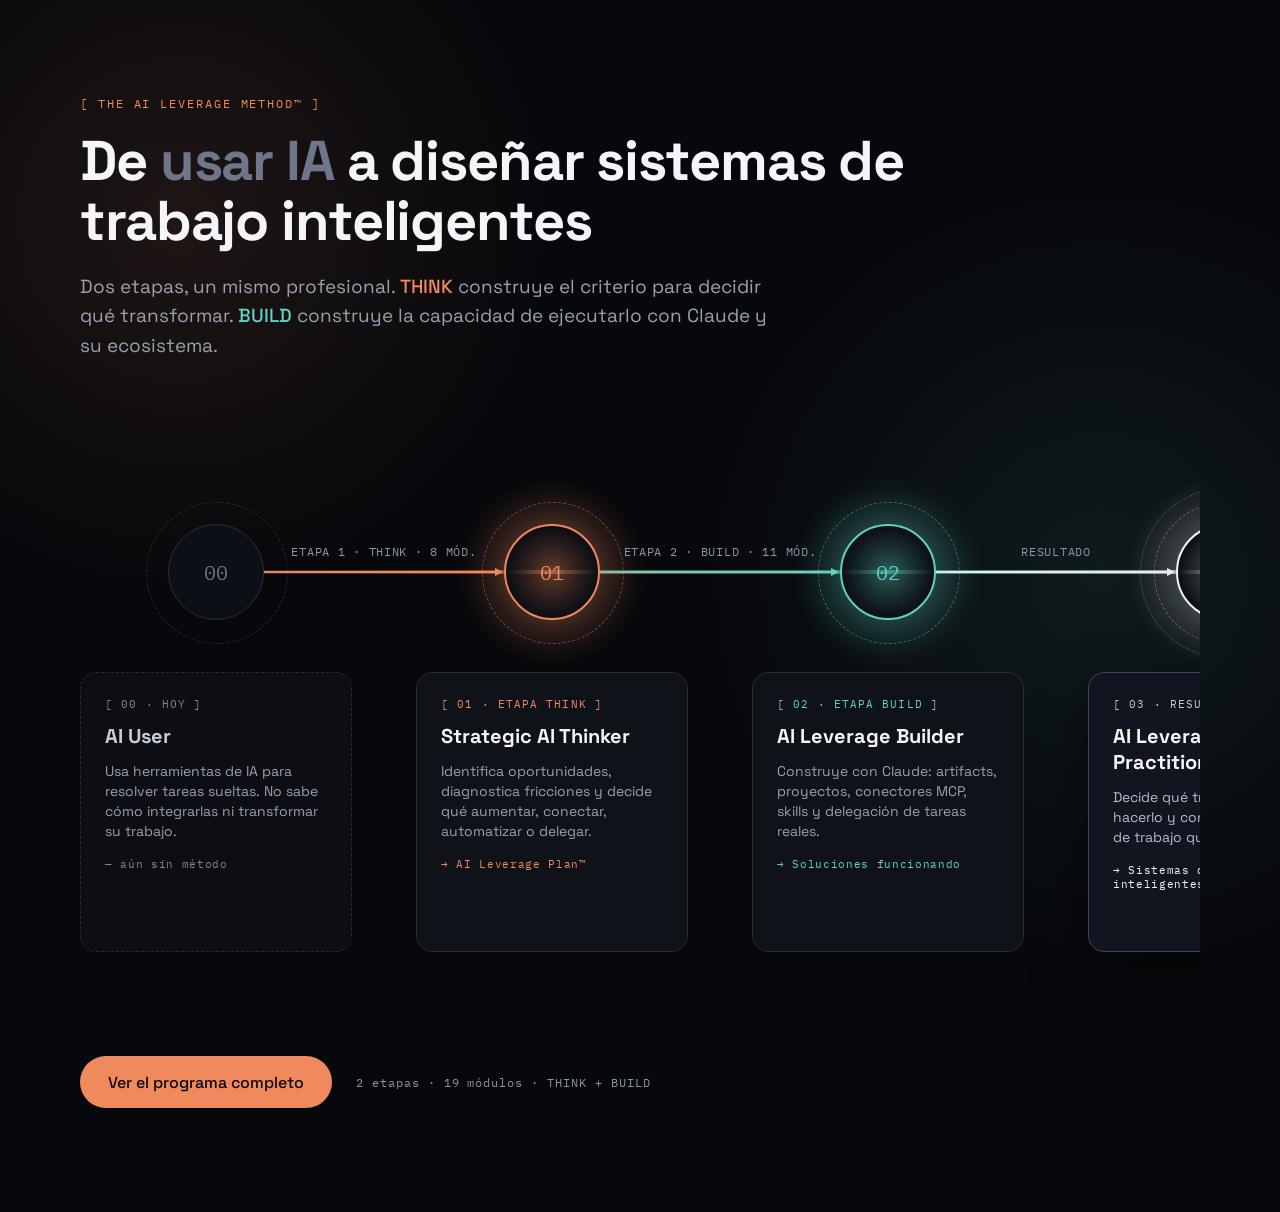
<file: uploads/Arco de transformaci#U00f3n-html/Artboard-fkti.dc.html>
<!doctype html>
<html lang="es">
<head>
<meta charset="utf-8">
<title>Arco de transformación — AI Leverage Method</title>
<script src="./vendor/react.js"></script>
<script src="./vendor/react-dom.js"></script>
<script src="./support.js"></script>
</head>
<body>
<x-dc>
<helmet>
<link href="https://fonts.googleapis.com/css2?family=Space+Grotesk:wght@400;500;700&amp;family=IBM+Plex+Mono:wght@400;500&amp;display=swap" rel="stylesheet">
<style>
body { margin: 0; background: #07080C; }
a { color: #F08A5D; } a:hover { color: #F6B18E; }
.dot { opacity: 0; }
@keyframes dc-flow { 0% { transform: translateX(0); opacity: 0 } 12% { opacity: 1 } 80% { opacity: 1 } 100% { transform: translateX(235px); opacity: 0 } }
@keyframes dc-spin { to { transform: rotate(360deg) } }
@keyframes dc-spin-rev { to { transform: rotate(-360deg) } }
@keyframes dc-breathe { 0%, 100% { opacity: .5; transform: scale(.95) } 50% { opacity: 1; transform: scale(1.05) } }
@keyframes dc-rise { from { opacity: 0; transform: translateY(16px) } to { opacity: 1; transform: none } }
@keyframes dc-drift { 0%, 100% { transform: translate(0, 0) } 50% { transform: translate(26px, -20px) } }
.on .dot { animation: dc-flow 3.6s linear infinite; }
.on .ring { animation: dc-spin 26s linear infinite; }
.on .ring-rev { animation: dc-spin-rev 34s linear infinite; }
.on .halo { animation: dc-breathe 5s ease-in-out infinite; }
.on .rise { animation: dc-rise .9s cubic-bezier(.2, .7, .2, 1) both; }
.on .drift { animation: dc-drift 24s ease-in-out infinite; }
@media (prefers-reduced-motion: reduce) { .on .dot, .on .ring, .on .ring-rev, .on .halo, .on .rise, .on .drift { animation: none } }
</style>
</helmet>
<div class="{{motionClass}}" style="min-height: 100%; box-sizing: border-box; padding: 96px 0 104px; position: relative; overflow: hidden; background: #07080C; color: #F4F5F8; font-family: 'Space Grotesk', system-ui, sans-serif">
<div aria-hidden="true" class="drift" style="position: absolute; left: -200px; top: -160px; width: 760px; height: 760px; border-radius: 50%; background: radial-gradient(circle, rgba(240, 138, 93, 0.10), rgba(240, 138, 93, 0) 70%)"></div>
<div aria-hidden="true" class="drift" style="position: absolute; right: -220px; top: 180px; width: 800px; height: 800px; border-radius: 50%; background: radial-gradient(circle, rgba(95, 211, 196, 0.09), rgba(95, 211, 196, 0) 70%)"></div>
<div style="position: relative; max-width: 1440px; margin: 0 auto; padding-inline: 80px; box-sizing: border-box">
<div class="rise" style="display: flex; flex-direction: column; gap: 20px; max-width: 900px">
<span style="font-family: 'IBM Plex Mono', monospace; font-size: 12px; letter-spacing: .16em; color: #F08A5D">[ THE AI LEVERAGE METHOD™ ]</span>
<h1 style="margin: 0; font-size: 56px; line-height: 1.08; letter-spacing: -0.02em; font-weight: 700">De <span style="color: #6E768C">usar IA</span> a diseñar sistemas de trabajo inteligentes</h1>
<p style="margin: 0; max-width: 700px; font-size: 19px; line-height: 1.55; color: #99A0B2">Dos etapas, un mismo profesional. <b style="font-weight: 500; color: #F08A5D">THINK</b> construye el criterio para decidir qué transformar. <b style="font-weight: 500; color: #5FD3C4">BUILD</b> construye la capacidad de ejecutarlo con Claude y su ecosistema.</p>
</div>
<div style="margin-top: 72px; overflow-x: auto">
<div style="position: relative; width: 1280px; height: 560px">
<div aria-hidden="true" style="position: absolute; left: 136px; top: 138px; width: 1008px; height: 4px; border-radius: 2px; background: linear-gradient(90deg, rgba(110, 118, 140, 0.22), rgba(240, 138, 93, 0.5), rgba(95, 211, 196, 0.5), rgba(244, 245, 248, 0.6))"></div>
<div aria-hidden="true" class="halo" style="position: absolute; left: 372px; top: 40px; width: 200px; height: 200px; border-radius: 50%; background: radial-gradient(circle, rgba(240, 138, 93, 0.26), rgba(240, 138, 93, 0) 68%)"></div>
<div aria-hidden="true" class="halo" style="position: absolute; left: 708px; top: 40px; width: 200px; height: 200px; border-radius: 50%; background: radial-gradient(circle, rgba(95, 211, 196, 0.26), rgba(95, 211, 196, 0) 68%)"></div>
<div aria-hidden="true" class="halo" style="position: absolute; left: 1044px; top: 40px; width: 200px; height: 200px; border-radius: 50%; background: radial-gradient(circle, rgba(244, 245, 248, 0.22), rgba(244, 245, 248, 0) 68%)"></div>
<div aria-hidden="true" style="position: absolute; left: 66px; top: 70px; width: 140px; height: 140px; border-radius: 50%; border: 1px dashed rgba(110, 118, 140, 0.3)"></div>
<div aria-hidden="true" class="ring" style="position: absolute; left: 402px; top: 70px; width: 140px; height: 140px; border-radius: 50%; border: 1px dashed rgba(240, 138, 93, 0.45)"></div>
<div aria-hidden="true" class="ring" style="position: absolute; left: 738px; top: 70px; width: 140px; height: 140px; border-radius: 50%; border: 1px dashed rgba(95, 211, 196, 0.45)"></div>
<div aria-hidden="true" class="ring" style="position: absolute; left: 1074px; top: 70px; width: 140px; height: 140px; border-radius: 50%; border: 1px dashed rgba(240, 138, 93, 0.5)"></div>
<div aria-hidden="true" class="ring-rev" style="position: absolute; left: 1060px; top: 56px; width: 168px; height: 168px; border-radius: 50%; border: 1px dotted rgba(95, 211, 196, 0.45)"></div>
<svg role="img" aria-label="De AI User a Strategic AI Thinker, durante la etapa THINK" width="239" height="8" viewBox="0 0 239 8" preserveAspectRatio="none" style="position: absolute; left: 184px; top: 136px; width: 239px; height: 8px; overflow: visible; fill: none; stroke: #F08A5D; stroke-width: 2; stroke-linecap: round; stroke-linejoin: round"><defs><marker id="dc-arrow-head-filled-1" orient="auto" markerWidth="5" markerHeight="5" refX="2" refY="2" overflow="visible"><path d="M0 0 L4 2 L0 4 Z" fill="#F08A5D" stroke="none" style="stroke: none; fill: #F08A5D; fill: context-stroke"></path></marker></defs><path d="M 0 4 L 235 4" marker-end="url(#dc-arrow-head-filled-1)"></path></svg>
<svg role="img" aria-label="De Strategic AI Thinker a AI Leverage Builder, durante la etapa BUILD" width="239" height="8" viewBox="0 0 239 8" preserveAspectRatio="none" style="position: absolute; left: 520px; top: 136px; width: 239px; height: 8px; overflow: visible; fill: none; stroke: #5FD3C4; stroke-width: 2; stroke-linecap: round; stroke-linejoin: round"><defs><marker id="dc-arrow-head-filled-2" orient="auto" markerWidth="5" markerHeight="5" refX="2" refY="2" overflow="visible"><path d="M0 0 L4 2 L0 4 Z" fill="#5FD3C4" stroke="none" style="stroke: none; fill: #5FD3C4; fill: context-stroke"></path></marker></defs><path d="M 0 4 L 235 4" marker-end="url(#dc-arrow-head-filled-2)"></path></svg>
<svg role="img" aria-label="De AI Leverage Builder a AI Leverage Practitioner, el resultado del programa" width="239" height="8" viewBox="0 0 239 8" preserveAspectRatio="none" style="position: absolute; left: 856px; top: 136px; width: 239px; height: 8px; overflow: visible; fill: none; stroke: #E8EAF0; stroke-width: 2; stroke-linecap: round; stroke-linejoin: round"><defs><marker id="dc-arrow-head-filled-3" orient="auto" markerWidth="5" markerHeight="5" refX="2" refY="2" overflow="visible"><path d="M0 0 L4 2 L0 4 Z" fill="#E8EAF0" stroke="none" style="stroke: none; fill: #E8EAF0; fill: context-stroke"></path></marker></defs><path d="M 0 4 L 235 4" marker-end="url(#dc-arrow-head-filled-3)"></path></svg>
<div aria-hidden="true" class="dot" style="position: absolute; left: 184px; top: 138px; width: 5px; height: 5px; border-radius: 50%; background: #F08A5D; box-shadow: 0 0 12px #F08A5D; animation-delay: 0s"></div>
<div aria-hidden="true" class="dot" style="position: absolute; left: 184px; top: 138px; width: 5px; height: 5px; border-radius: 50%; background: #F08A5D; box-shadow: 0 0 12px #F08A5D; animation-delay: 1.2s"></div>
<div aria-hidden="true" class="dot" style="position: absolute; left: 184px; top: 138px; width: 5px; height: 5px; border-radius: 50%; background: #F08A5D; box-shadow: 0 0 12px #F08A5D; animation-delay: 2.4s"></div>
<div aria-hidden="true" class="dot" style="position: absolute; left: 520px; top: 138px; width: 5px; height: 5px; border-radius: 50%; background: #5FD3C4; box-shadow: 0 0 12px #5FD3C4; animation-delay: .4s"></div>
<div aria-hidden="true" class="dot" style="position: absolute; left: 520px; top: 138px; width: 5px; height: 5px; border-radius: 50%; background: #5FD3C4; box-shadow: 0 0 12px #5FD3C4; animation-delay: 1.6s"></div>
<div aria-hidden="true" class="dot" style="position: absolute; left: 520px; top: 138px; width: 5px; height: 5px; border-radius: 50%; background: #5FD3C4; box-shadow: 0 0 12px #5FD3C4; animation-delay: 2.8s"></div>
<div aria-hidden="true" class="dot" style="position: absolute; left: 856px; top: 138px; width: 5px; height: 5px; border-radius: 50%; background: #F4F5F8; box-shadow: 0 0 12px #F4F5F8; animation-delay: .8s"></div>
<div aria-hidden="true" class="dot" style="position: absolute; left: 856px; top: 138px; width: 5px; height: 5px; border-radius: 50%; background: #F4F5F8; box-shadow: 0 0 12px #F4F5F8; animation-delay: 2s"></div>
<div aria-hidden="true" class="dot" style="position: absolute; left: 856px; top: 138px; width: 5px; height: 5px; border-radius: 50%; background: #F4F5F8; box-shadow: 0 0 12px #F4F5F8; animation-delay: 3.2s"></div>
<div style="position: absolute; left: 88px; top: 92px; width: 96px; height: 96px; box-sizing: border-box; border-radius: 50%; background: #0D0F16; border: 1px solid #2A2F3E; display: flex; align-items: center; justify-content: center; font-family: 'IBM Plex Mono', monospace; font-size: 20px; color: #6E768C">00</div>
<div style="position: absolute; left: 424px; top: 92px; width: 96px; height: 96px; box-sizing: border-box; border-radius: 50%; background: radial-gradient(circle, rgba(240, 138, 93, 0.2), #0B0D13 72%); border: 2px solid #F08A5D; box-shadow: 0 0 44px rgba(240, 138, 93, 0.35); display: flex; align-items: center; justify-content: center; font-family: 'IBM Plex Mono', monospace; font-size: 20px; color: #F08A5D">01</div>
<div style="position: absolute; left: 760px; top: 92px; width: 96px; height: 96px; box-sizing: border-box; border-radius: 50%; background: radial-gradient(circle, rgba(95, 211, 196, 0.2), #0B0D13 72%); border: 2px solid #5FD3C4; box-shadow: 0 0 44px rgba(95, 211, 196, 0.32); display: flex; align-items: center; justify-content: center; font-family: 'IBM Plex Mono', monospace; font-size: 20px; color: #5FD3C4">02</div>
<div style="position: absolute; left: 1096px; top: 92px; width: 96px; height: 96px; box-sizing: border-box; border-radius: 50%; background: radial-gradient(circle, rgba(244, 245, 248, 0.16), #0B0D13 72%); border: 2px solid #F4F5F8; box-shadow: 0 0 56px rgba(244, 245, 248, 0.28); display: flex; align-items: center; justify-content: center; font-family: 'IBM Plex Mono', monospace; font-size: 20px; color: #F4F5F8">03</div>
<div style="position: absolute; left: 204px; top: 112px; width: 200px; text-align: center; font-family: 'IBM Plex Mono', monospace; font-size: 12px; line-height: 16px; letter-spacing: .06em; color: #8A93A8">ETAPA 1 · THINK · 8 MÓD.</div>
<div style="position: absolute; left: 535px; top: 112px; width: 210px; text-align: center; font-family: 'IBM Plex Mono', monospace; font-size: 12px; line-height: 16px; letter-spacing: .06em; color: #8A93A8">ETAPA 2 · BUILD · 11 MÓD.</div>
<div style="position: absolute; left: 921px; top: 112px; width: 110px; text-align: center; font-family: 'IBM Plex Mono', monospace; font-size: 12px; line-height: 16px; letter-spacing: .06em; color: #8A93A8">RESULTADO</div>
<div class="rise" style="position: absolute; left: 0px; top: 240px; width: 272px; height: 280px; box-sizing: border-box; padding: 24px; background: #0C0E14; border: 1px dashed #262B3A; border-radius: 16px; display: flex; align-items: flex-start; animation-delay: .15s"><span style="display: block"><span style="display: block; font-family: 'IBM Plex Mono', monospace; font-size: 11px; letter-spacing: .1em; color: #7E879C">[ 00 · HOY ]</span><b style="display: block; margin-top: 12px; font-size: 20px; line-height: 26px; font-weight: 700; color: #C7CCD9">AI User</b><span style="display: block; margin-top: 12px; font-size: 14px; line-height: 20px; color: #99A0B2">Usa herramientas de IA para resolver tareas sueltas. No sabe cómo integrarlas ni transformar su trabajo.</span><span style="display: block; margin-top: 16px; font-family: 'IBM Plex Mono', monospace; font-size: 11px; letter-spacing: .06em; color: #7E879C">— aún sin método</span></span></div>
<div class="rise" style="position: absolute; left: 336px; top: 240px; width: 272px; height: 280px; box-sizing: border-box; padding: 24px; background: #10121A; border: 1px solid #2E2A2C; border-radius: 16px; display: flex; align-items: flex-start; animation-delay: .3s"><span style="display: block"><span style="display: block; font-family: 'IBM Plex Mono', monospace; font-size: 11px; letter-spacing: .1em; color: #F08A5D">[ 01 · ETAPA THINK ]</span><b style="display: block; margin-top: 12px; font-size: 20px; line-height: 26px; font-weight: 700">Strategic AI Thinker</b><span style="display: block; margin-top: 12px; font-size: 14px; line-height: 20px; color: #99A0B2">Identifica oportunidades, diagnostica fricciones y decide qué aumentar, conectar, automatizar o delegar.</span><span style="display: block; margin-top: 16px; font-family: 'IBM Plex Mono', monospace; font-size: 11px; letter-spacing: .06em; color: #F08A5D">→ AI Leverage Plan™</span></span></div>
<div class="rise" style="position: absolute; left: 672px; top: 240px; width: 272px; height: 280px; box-sizing: border-box; padding: 24px; background: #10121A; border: 1px solid #243230; border-radius: 16px; display: flex; align-items: flex-start; animation-delay: .45s"><span style="display: block"><span style="display: block; font-family: 'IBM Plex Mono', monospace; font-size: 11px; letter-spacing: .1em; color: #5FD3C4">[ 02 · ETAPA BUILD ]</span><b style="display: block; margin-top: 12px; font-size: 20px; line-height: 26px; font-weight: 700">AI Leverage Builder</b><span style="display: block; margin-top: 12px; font-size: 14px; line-height: 20px; color: #99A0B2">Construye con Claude: artifacts, proyectos, conectores MCP, skills y delegación de tareas reales.</span><span style="display: block; margin-top: 16px; font-family: 'IBM Plex Mono', monospace; font-size: 11px; letter-spacing: .06em; color: #5FD3C4">→ Soluciones funcionando</span></span></div>
<div class="rise" style="position: absolute; left: 1008px; top: 240px; width: 272px; height: 280px; box-sizing: border-box; padding: 24px; background: #12151F; border: 1px solid #3B445C; border-radius: 16px; box-shadow: 0 24px 60px rgba(0, 0, 0, 0.45); display: flex; align-items: flex-start; animation-delay: .6s"><span style="display: block"><span style="display: block; font-family: 'IBM Plex Mono', monospace; font-size: 11px; letter-spacing: .1em; color: #C7CCD9">[ 03 · RESULTADO ]</span><b style="display: block; margin-top: 12px; font-size: 20px; line-height: 26px; font-weight: 700">AI Leverage Practitioner</b><span style="display: block; margin-top: 12px; font-size: 14px; line-height: 20px; color: #B6BCCB">Decide qué transformar, cómo hacerlo y construye el sistema de trabajo que lo ejecuta.</span><span style="display: block; margin-top: 16px; font-family: 'IBM Plex Mono', monospace; font-size: 11px; letter-spacing: .06em; color: #F4F5F8">→ Sistemas de trabajo inteligentes</span></span></div>
</div>
</div>
<div style="display: flex; flex-wrap: wrap; align-items: center; gap: 24px; margin-top: 64px">
<a href="#programa" style="display: inline-flex; align-items: center; justify-content: center; min-height: 52px; padding: 0 28px; border-radius: 999px; background: #F08A5D; color: #07080C; font-size: 16px; font-weight: 500; text-decoration: none">Ver el programa completo</a>
<span style="font-family: 'IBM Plex Mono', monospace; font-size: 12px; letter-spacing: .08em; color: #8A93A8">2 etapas · 19 módulos · THINK + BUILD</span>
</div>
</div>
</div>
</x-dc>
<script type="text/x-dc" data-dc-script data-props='{"motion":{"editor":"boolean","default":true},"$preview":{"width":1440,"height":1100}}'>
class Component extends DCLogic {
  renderVals() {
    return { motionClass: this.props.motion === false ? '' : 'on' };
  }
}
</script>
</body>
</html>
</file>
